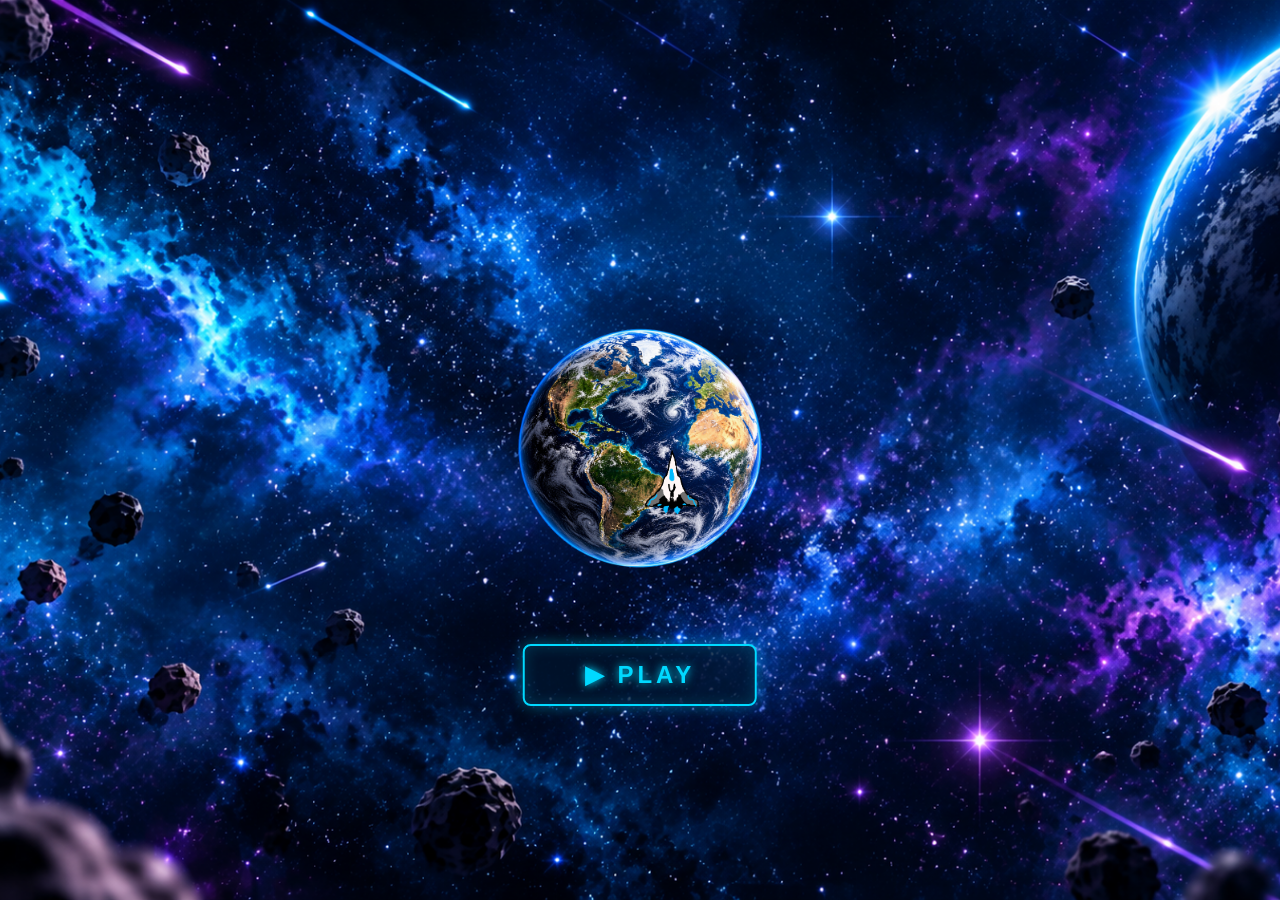
<file: index.html>
<!DOCTYPE html>
<html lang="fr">
<head>
    <meta charset="UTF-8">
    <meta name="viewport" content="width=device-width, initial-scale=1.0">
    <title>Space Invaders</title>
    <link rel="stylesheet" href="style.css">
    <script src="script.js" defer></script>
</head>
<body>
    <div id="content">
        <div id="earth"></div>
        <div id="plane"></div>
        <button id="playButton" type="button"><span>▶</span> PLAY</button>
    </div>
    <div id="black"></div>
</body>
</html>
</file>
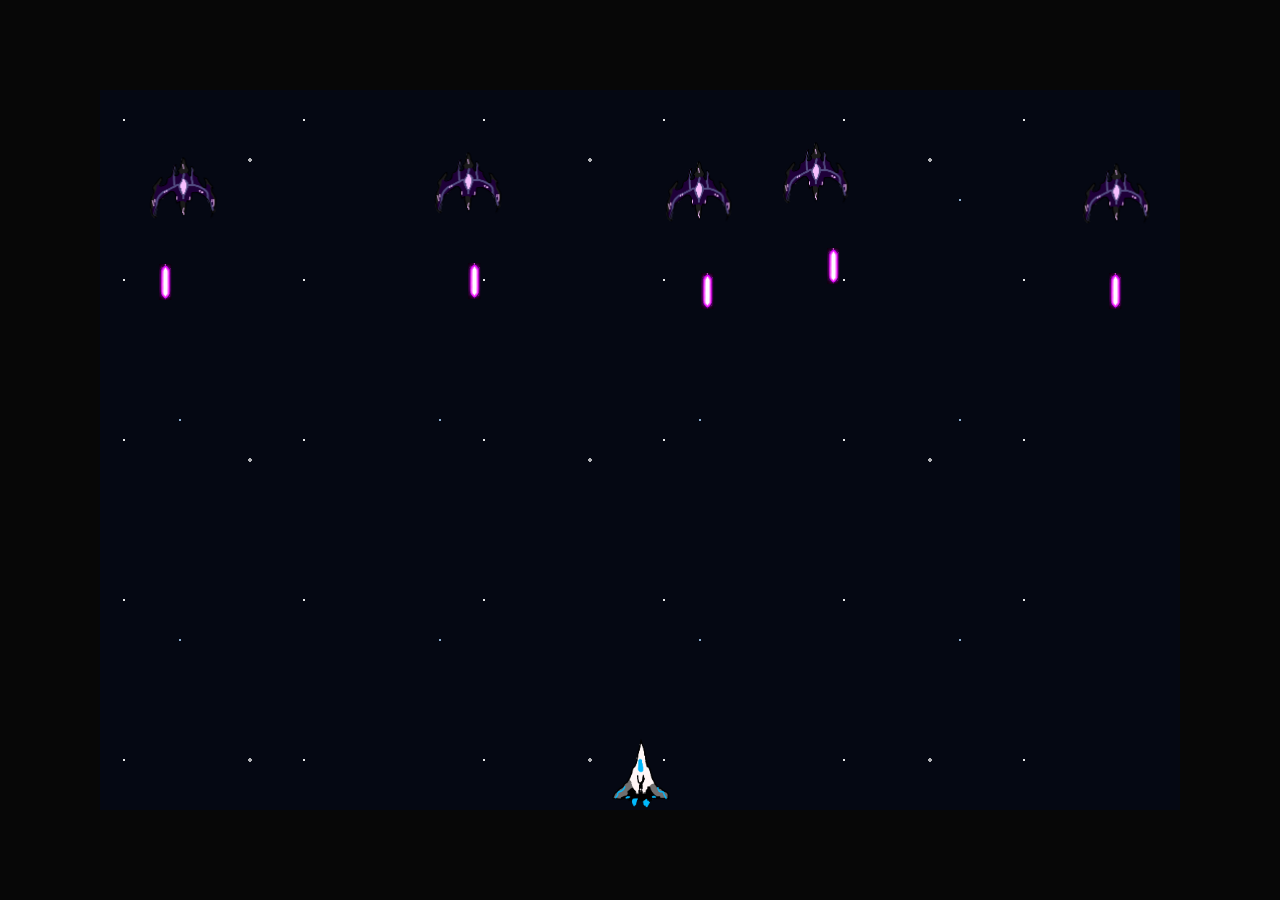
<file: jeu-/index.html>
<!DOCTYPE html>
<html lang="fr">
<head>
    <meta charset="UTF-8">
    <meta name="viewport" content="width=device-width, initial-scale=1.0">
    <title>Mon Projet Web</title>
    <!-- Lien vers le fichier CSS -->
    <link rel="stylesheet" href="style.css">
</head>
<body>
    <div id="game">
        <div id="explosions">
        </div>
        <div id="enemyProjectiles">
            
        </div>
        <div id="asteroids">
            
        </div>
        <div id="playerProjectiles">
            
        </div>
        <div id="enemies">

        </div>

        <div id="player">
            <img src="images/Vaisseau.png" alt="Joueur" id="playerImage">
        </div>

        <div id="endMenu" class="end-menu" hidden>
            <div class="end-menu__content">
                <h1 id="endTitle">Partie terminée</h1>
                <button id="replayButton" type="button">Rejouer</button>
            </div>
        </div>

    </div>


    <!-- Lien vers le fichier JavaScript -->
    <script src="script.js"></script>
</body>
</html>
</file>
<file: style.css>
html, body {
    margin: 0;
    padding: 0;
    width: 100%;
    height: 100%;
    overflow: hidden;
}

#content {
    position: relative;
    width: 100vw;
    height: 100vh;
    overflow: hidden;
    background: black url("images/background.png") center / cover no-repeat;
}

/* Earth */
#earth {
    position: absolute;
    width: 20vw;
    aspect-ratio: 1 / 1;
    top: 50%;
    left: 50%;
    transform: translate(-50%, -50%) scale(1);
    background: url("images/earth.png") center / contain no-repeat;
    transition: transform 3s ease-in;
    z-index: 2;
}

#earth.zoom {
    transform: translate(-50%, -50%) scale(40);
}

/* Plane */
#plane {
    position: absolute;
    left: 50%;
    top: 50%;
    width: 5vw;
    aspect-ratio: 1 / 1;
    background: url("images/Vaisseau.png") center / contain no-repeat;
    animation: orbit 10s linear infinite;
    transition: opacity 0.5s ease;
    z-index: 3;
}

@keyframes orbit {
    from { transform: translate(-50%, -50%) rotate(0deg) translateX(-15vw); }
    to { transform: translate(-50%, -50%) rotate(360deg) translateX(-15vw); }
}

/* Asteroids */
.asteroid {
    position: absolute;
    width: 5vw;
    aspect-ratio: 1 / 1;
    background: url("images/Asteroid.gif") center / contain no-repeat;
    pointer-events: none;
    animation: moveAsteroid 8s linear forwards;
    opacity: 0.9;
    transition: opacity 0.5s ease;
    z-index: 1;
}

@keyframes moveAsteroid {
    from { transform: translate(0, 0) rotate(-45deg); }
    to { transform: translate(110vw, 110vh) rotate(-45deg); }
}

/* Play button */
#playButton {
    position: absolute;
    left: 50%;
    top: 75%;
    transform: translate(-50%, -50%);
    padding: 15px 60px;
    border: 2px solid #00d9ff;
    border-radius: 8px;
    background: rgba(0, 20, 45, 0.8);
    color: #00d9ff;
    font-size: 24px;
    font-weight: bold;
    letter-spacing: 4px;
    cursor: pointer;
    box-shadow: 0 0 15px #00d9ff66, inset 0 0 15px #00d9ff33;
    text-shadow: 0 0 10px #00d9ff;
    transition: opacity 0.5s ease, transform 0.3s ease, background 0.3s ease, box-shadow 0.3s ease;
    z-index: 10;
}

#playButton:hover {
    background: #00d9ff;
    color: #001020;
    box-shadow: 0 0 20px #00d9ff, 0 0 50px #00d9ff;
    text-shadow: none;
    transform: translate(-50%, -50%) scale(1.1);
}

#playButton:active {
    transform: translate(-50%, -50%) scale(0.95);
}

#playButton.hidden, #plane.hidden, .asteroid.hidden {
    opacity: 0;
    pointer-events: none;
}

/* Fade to black */
#black {
    position: fixed;
    inset: 0;
    background: black;
    opacity: 0;
    pointer-events: none;
    z-index: 100;
    transition: opacity 1s linear;
}

#black.visible {
    opacity: 1;
}
</file>
<file: jeu-/style.css>
body {
    margin: 0;
    height: 100vh;
    display: flex; /* Utiliser Flexbox pour centrer le plateau de jeu */
    justify-content: center; /* Centrer le plateau de jeu horizontalement */
    align-items: center; /* Centrer le plateau de jeu verticalement */
    background-color: rgb(7, 7, 7);
}

#game {
    position: relative; /* Permet de positionner le joueur par rapport au plateau de jeu */
    width: 120vh; /* Utiliser vh pour que le plateau de jeu soit proportionnel à la hauteur de la fenêtre */
    height: 80vh; /** Utiliser vh pour que le plateau de jeu soit proportionnel à la hauteur de la fenêtre */
    background-color: #050813;
    background-image:
        radial-gradient(1px 1px at 24px 30px, rgba(255, 255, 255, 0.9) 99%, transparent),
        radial-gradient(1.5px 1.5px at 80px 110px, rgba(174, 214, 255, 0.8) 99%, transparent),
        radial-gradient(2px 2px at 150px 70px, rgba(255, 255, 255, 0.7) 99%, transparent);
    background-size: 180px 160px, 260px 220px, 340px 300px;
    animation: star-fall 30s linear infinite;
    overflow: hidden;
}

.end-menu {
    position: absolute;
    inset: 0;
    z-index: 20;
    display: grid;
    place-items: center;
    background: rgba(3, 6, 15, 0.82);
    color: #f4f7ff;
    text-align: center;
}

.end-menu[hidden] {
    display: none;
}

.end-menu__content h1 {
    margin: 0 0 24px;
    font-size: clamp(2rem, 5vh, 3.5rem);
}

#replayButton {
    padding: 12px 24px;
    border: 1px solid #9edbff;
    border-radius: 4px;
    background: #1179a8;
    color: #fff;
    font: inherit;
    font-weight: 700;
    cursor: pointer;
}

#replayButton:hover {
    background: #1594c9;
}

#replayButton:focus-visible {
    outline: 3px solid #fff;
    outline-offset: 3px;
}

#game.starfall-active {
    animation-duration: 8s;
}

@keyframes star-fall {
    to {
        background-position: 0 160px, 260px 220px, -340px 300px;
    }
}

/* Couches du jeu */

#enemies,
#playerProjectiles,
#enemyProjectiles,
#asteroids {
    position: absolute; /* Permet de positionner les ennemis par rapport au plateau de jeu */
    inset: 0; /* Remplit tout le plateau de jeu */
}

/* Joueur */
#player {
    position: absolute; /* Permet de positionner le joueur par rapport au plateau de jeu */
    width: 5vh; /* Utiliser vh pour que le joueur soit proportionnel à la hauteur de la fenêtre */
    height: 5vh; /* Utiliser vh pour que le joueur soit proportionnel à la hauteur de la fenêtre */
    bottom: 1vh;
    left: 50%; /* Centrer le joueur horizontalement */
    transform: translateX(-50%);  /* Centrer le joueur a lui meme horizontalement */
}

#playerImage {
    width: 150%;
    height: 150%;
    transform: translate(-15%, -25%);
    object-fit: contain;
    display: block;
}

/* Ennemis */
.enemy {
    /* background-color: red; */
    position: absolute; /* Permet de positionner les ennemis par rapport au plateau de jeu */
    width: 5vh; /* Utiliser vh pour que les ennemis soient proportionnels à la hauteur de la fenêtre */
    height: 5vh; /* Utiliser vh pour que les ennemis soient proportionnels à la hauteur de la fenêtre */
    transform: translateX(-50%);
}

.enemyImage {
    width: 150%;
    height: 150%;
    transform: translate(-15%, -25%);
    object-fit: contain;
    display: block;
}

/* Projectiles */
.projectile {
    position: absolute;

    width: 1vh;
    height: 3vh;

    transform: translateX(-50%);
}

#playerProjectiles .projectile {
    width: 1.5vh;
    height: 4vh;
    background: url("images/player-laser.png") center / contain no-repeat;
}

#enemyProjectiles .projectile {
    width: 1.5vh;
    height: 4vh;
    background: url("images/enemy-laser.png") center / contain no-repeat;
}

/* Explosions */
#explosions {
    position: absolute;
    inset: 0;
}

#explosions img {
    position: absolute;
    width: 15vh;
    height: 15vh;
    transform: translate(-50%, -50%);
    object-fit: contain;
}

/* Asteroids */
.asteroid {
    position: absolute;
    height: 10vh;
    width: 10vh;
    transform: translate(-50%,-100%);
}

.asteroid img {
    position: absolute;
    width: 10vh;
    height: auto;
    transform: translateY(-50%);
}

.boss {
    position: absolute; /* Permet de positionner les ennemis par rapport au plateau de jeu */
    width: 20vh; /* Utiliser vh pour que les ennemis soient proportionnels à la hauteur de la fenêtre */
    height: 20vh; /* Utiliser vh pour que les ennemis soient proportionnels à la hauteur de la fenêtre */
    transform: translate(-50%, +20%);
}

.bossImage {
    width: 150%;
    height: 150%;
    transform: translate(-15%, -25%);
    object-fit: contain;
    display: block;
}

.laser {
    position: absolute;
    left: 0;
    top: 0;
    background: linear-gradient(90deg, rgba(255, 0, 0, 0.2), rgba(255, 90, 0, 1), rgba(255, 0, 0, 0.2));
    border-radius: 999px;
    box-shadow: 0 0 12px rgba(255, 100, 0, 0.8);
    transform-origin: 0 50%;
    opacity: 0;
}
</file>
